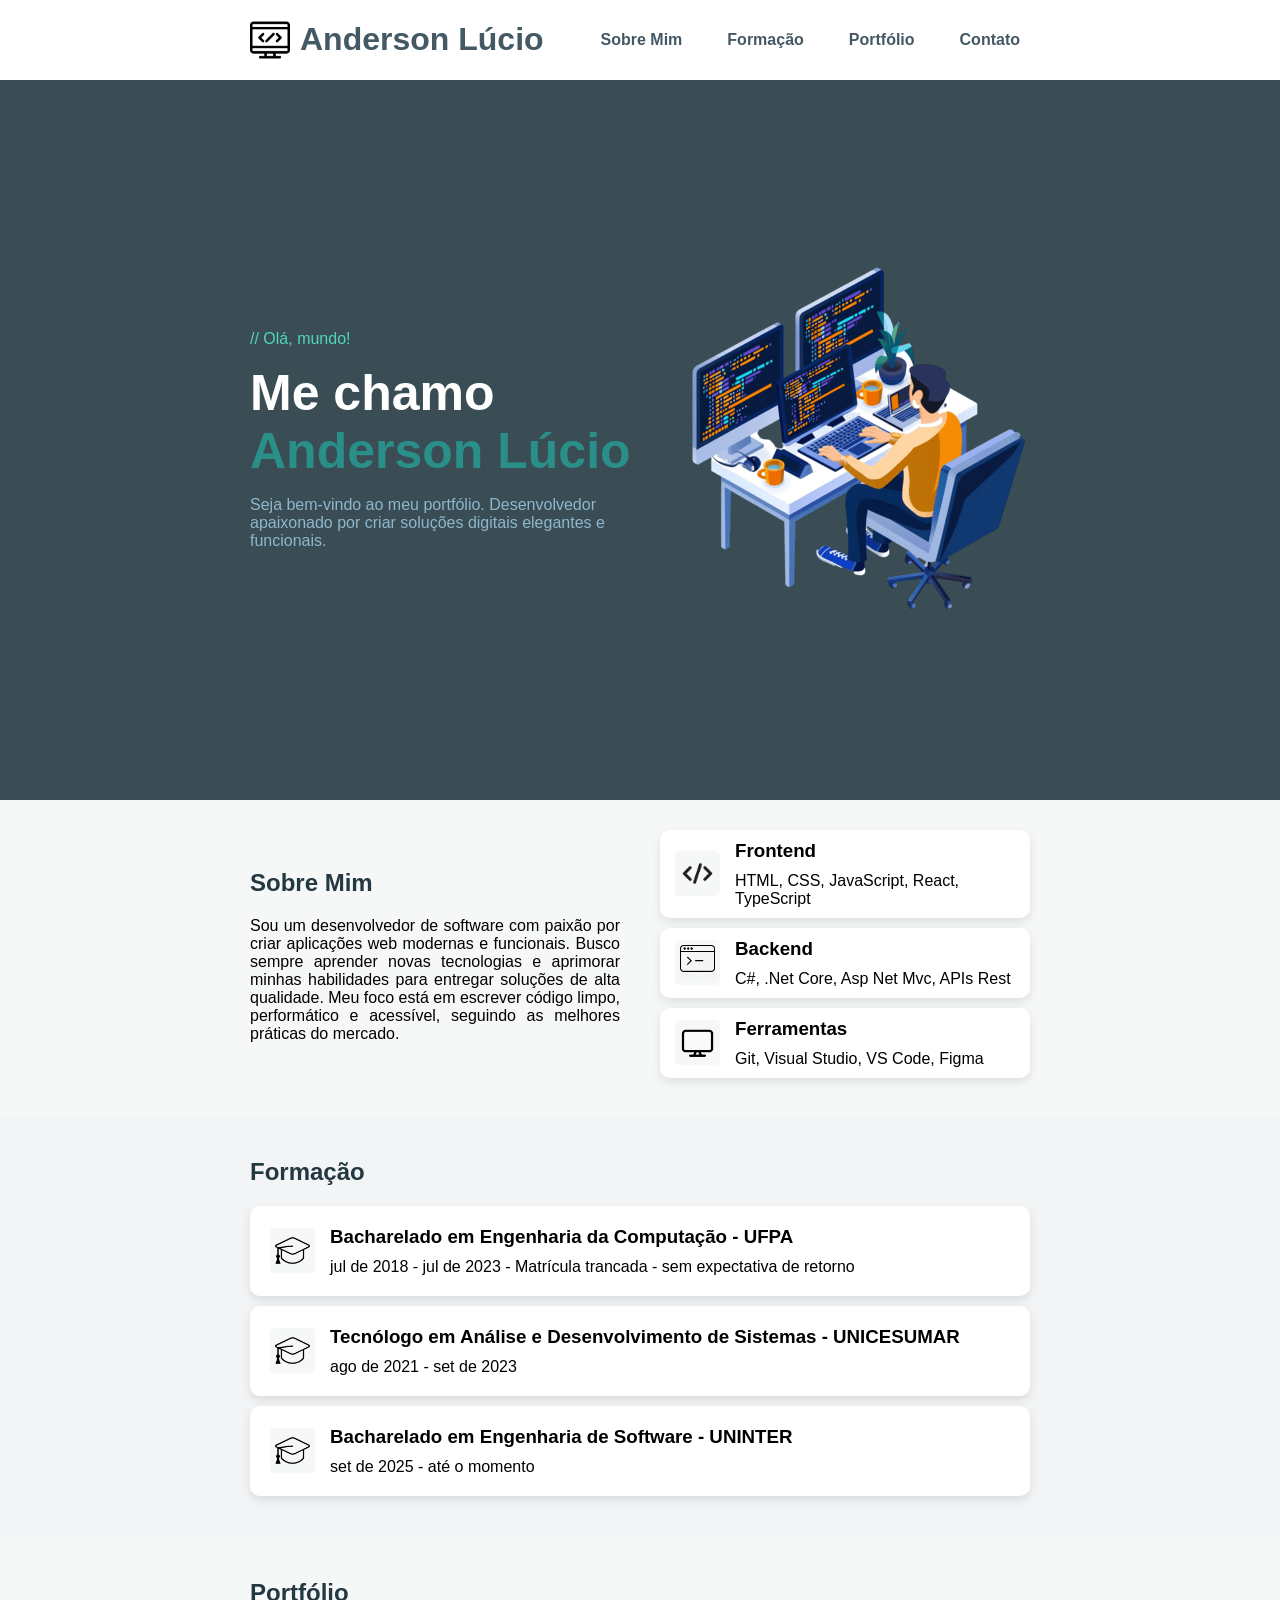
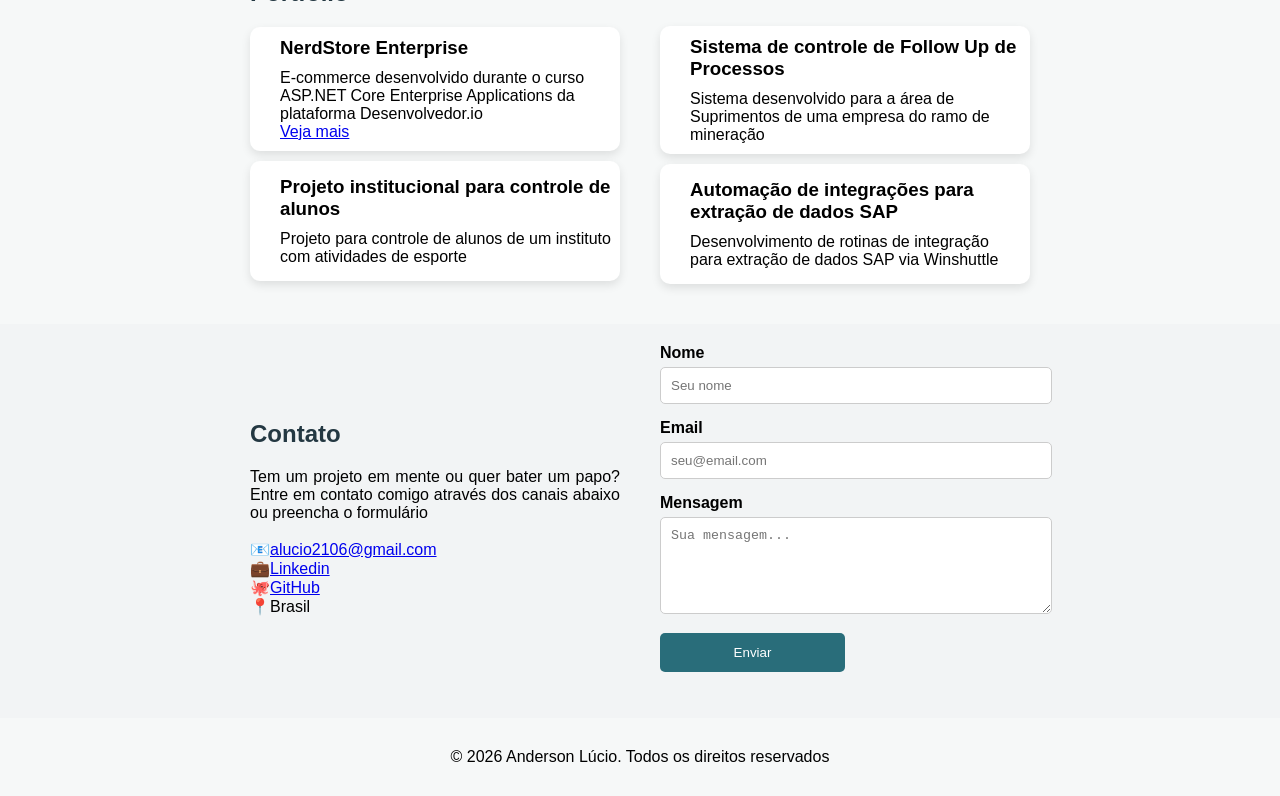
<file: index.html>
<!DOCTYPE html>
<html lang="pt-BR">
<head>
    <meta charset="UTF-8">
    <meta name="viewport" content="width=device-width, initial-scale=1.0">
    <link rel="stylesheet" href="style.css">
    <link rel="icon" type="image/png" href="images/favicon.png">
    <title>Anderson Lúcio - Portfólio</title>
</head>
<body>
    <header>
        <div class="logo">
            <img id="computer-icon" src="images/computer-icon.png" alt="ícone-computador">
            <h1>Anderson Lúcio</h1>
        </div>
        <nav>
            <ul>
                <li><a href="#sobre-mim" onclick="mostrarSecao('sobre-mim')">Sobre Mim</a></li>
                <li><a href="#formacao" onclick="mostrarSecao('formacao')">Formação</a></li>
                <li><a href="#portfolio" onclick="mostrarSecao('portfolio')">Portfólio</a></li>
                <li><a href="#contato" onclick="mostrarSecao('contato')">Contato</a></li>
            </ul>
        </nav>
    </header>

    <main>

        <section class="secao hero">
            <div class="hero-texto">
                <p class="hero-intro">// Olá, mundo!</p>
                <h2 class="hero-nome-intro">Me chamo</h2>
                <h2 class="hero-nome">Anderson Lúcio</h2>
                <p class="hero-descricao">Seja bem-vindo ao meu portfólio. Desenvolvedor apaixonado por criar soluções digitais elegantes e funcionais.</p>
            </div>

            <div class="hero-imagem">
                <img src="images/programacao-ilustracao.png" alt="ilustracao-programacao">
            </div>
        </section>

        <section id="sobre-mim" class="secao">
            <div class="sobre-texto">
                <h2 class="secao-titulo">Sobre Mim</h2>
                <p>
                Sou um desenvolvedor de software com paixão por criar aplicações web modernas e funcionais. Busco sempre aprender novas tecnologias e aprimorar minhas habilidades para entregar soluções de alta qualidade.
                Meu foco está em escrever código limpo, performático e acessível, seguindo as melhores práticas do mercado.
                </p>
            </div>

            <div class="sobre-cards">
                <div class="sobre-card">
                    <img src="images/code-icon.png" class="card-imagem">
                    <div class="card-conteudo">
                        <h3 class="card-titulo">Frontend</h3>
                        <p class="card-descricao">
                            HTML, CSS, JavaScript, React, TypeScript
                        </p>
                    </div>
                </div>

                <div class="sobre-card">
                    <img src="images/cmd-icon.png" class="card-imagem">
                    <div class="card-conteudo">
                        <h3 class="card-titulo">Backend</h3>
                        <p class="card-descricao">
                            C#, .Net Core, Asp Net Mvc, APIs Rest
                        </p>
                    </div>
                </div> 
                
                <div class="sobre-card">
                    <img src="images/computer-icon-2.png" class="card-imagem">
                    <div class="card-conteudo">
                        <h3 class="card-titulo">Ferramentas</h3>
                        <p class="card-descricao">
                            Git, Visual Studio, VS Code, Figma
                        </p>
                    </div>
                </div> 
            </div>
        </section>

        <section id="formacao" class="secao">
            <h2 class="secao-titulo">Formação</h2>

            <div class="formacao-cards">
                <div class="formacao-card">
                    <img src="images/graduacao-icon.png" class="card-imagem">
                    <div class="card-conteudo">
                        <h3 class="card-titulo">Bacharelado em Engenharia da Computação - UFPA</h3>
                        <p class="card-descricao">
                            jul de 2018 - jul de 2023 - Matrícula trancada - sem expectativa de retorno
                        </p>
                    </div>
                </div>
                <div class="formacao-card">
                    <img src="images/graduacao-icon.png" class="card-imagem">
                    <div class="card-conteudo">
                        <h3 class="card-titulo">Tecnólogo em Análise e Desenvolvimento de Sistemas - UNICESUMAR</h3>
                        <p class="card-descricao">
                            ago de 2021 - set de 2023
                        </p>
                    </div>
                </div>
                <div class="formacao-card">
                    <img src="images/graduacao-icon.png" class="card-imagem">
                    <div class="card-conteudo">
                        <h3 class="card-titulo">Bacharelado em Engenharia de Software - UNINTER</h3>
                        <p class="card-descricao">
                            set de 2025 - até o momento
                        </p>
                    </div>
                </div>
            </div>
        </section>

        <section id="portfolio" class="secao">
            <div class="portfolio-cards-esquerdo">
                <h2 class="secao-titulo">Portfólio</h2>
                 <div class="portfolio-card">
                    <div class="card-conteudo">
                        <h3 class="card-titulo">NerdStore Enterprise</h3>
                        <p class="card-descricao">
                            E-commerce desenvolvido durante o curso ASP.NET Core Enterprise Applications da plataforma Desenvolvedor.io<br/>
                            <a href="https://github.com/alucio06/NerdStoreEnterprise" target="_blank">Veja mais</a>
                        </p>
                    </div>
                </div>
                <div class="portfolio-card">
                    <div class="card-conteudo">
                        <h3 class="card-titulo">Projeto institucional para controle de alunos</h3>
                        <p class="card-descricao">
                            Projeto para controle de alunos de um instituto com atividades de esporte<br/>
                        </p>
                    </div>
                </div>
            </div>
            <div class="portfolio-cards-direito"> 
                <div class="portfolio-card">
                    <div class="card-conteudo">
                        <h3 class="card-titulo">Sistema de controle de Follow Up de Processos</h3>
                        <p class="card-descricao">
                            Sistema desenvolvido para a área de Suprimentos de uma empresa do ramo de mineração<br/>
                        </p>
                    </div>
                </div>
                <div class="portfolio-card">
                    <div class="card-conteudo">
                        <h3 class="card-titulo">Automação de integrações para extração de dados SAP</h3>
                        <p class="card-descricao">
                            Desenvolvimento de rotinas de integração para extração de dados SAP via Winshuttle<br/>
                        </p>
                    </div>
                </div>
            </div>
        </section>

        <section id="contato" class="secao">
            <div class="contatos">
                <h2 class="secao-titulo">Contato</h2>
                <p class="contato-descricao">Tem um projeto em mente ou quer bater um papo? Entre em contato comigo através dos canais abaixo ou preencha o formulário<br/><br/>
                    <span class="icone">📧</span><a href="mailto:alucio2106@gmail.com" target="_blank">alucio2106@gmail.com</a><br/>
                    <span class="icone">💼</span><a href="https://www.linkedin.com/in/anderson-lucioo" target="_blank">Linkedin</a><br/>
                    <span class="icone">🐙</span><a href="https://github.com/alucio06" target="_blank">GitHub</a><br/>
                    <span class="icone">📍</span>Brasil
                </p>
            </div>
            <div class="contato-formulario">
                <form id="form-contato" class="formulario">
                    <label for="nome">Nome</label>
                    <input type="text" id="nome" placeholder="Seu nome">

                    <label for="email">Email</label>
                    <input type="email" id="email" placeholder="seu@email.com">

                    <label for="mensagem">Mensagem</label>
                    <textarea id="mensagem" rows="5" placeholder="Sua mensagem..."></textarea>

                    <button type="submit">Enviar</button>

                    <p id="retorno-mensagem"></p>
                </form>
            </div>
        </section>

        <section id="rodape" class="secao">
            © 2026 Anderson Lúcio. Todos os direitos reservados
        </section>
    </main>

    <script src="script.js"></script>
</body>
</html>
</file>
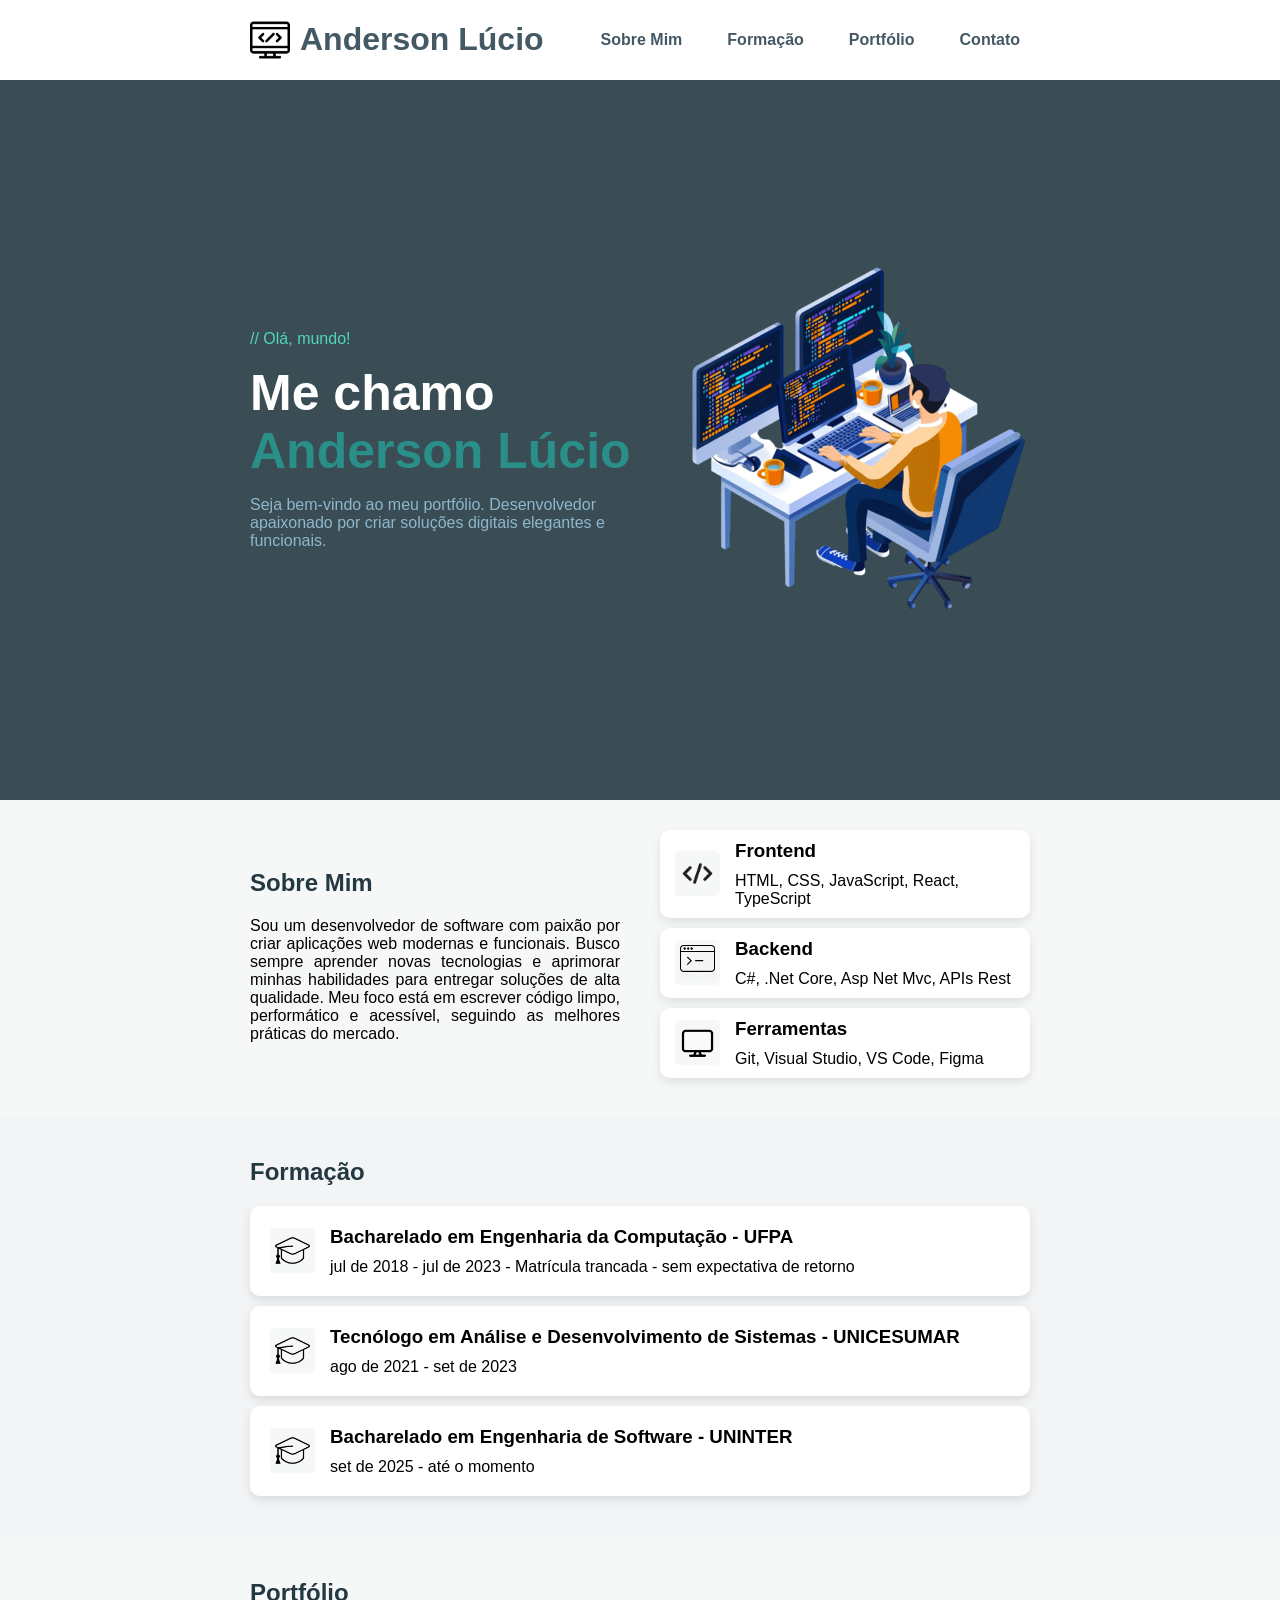
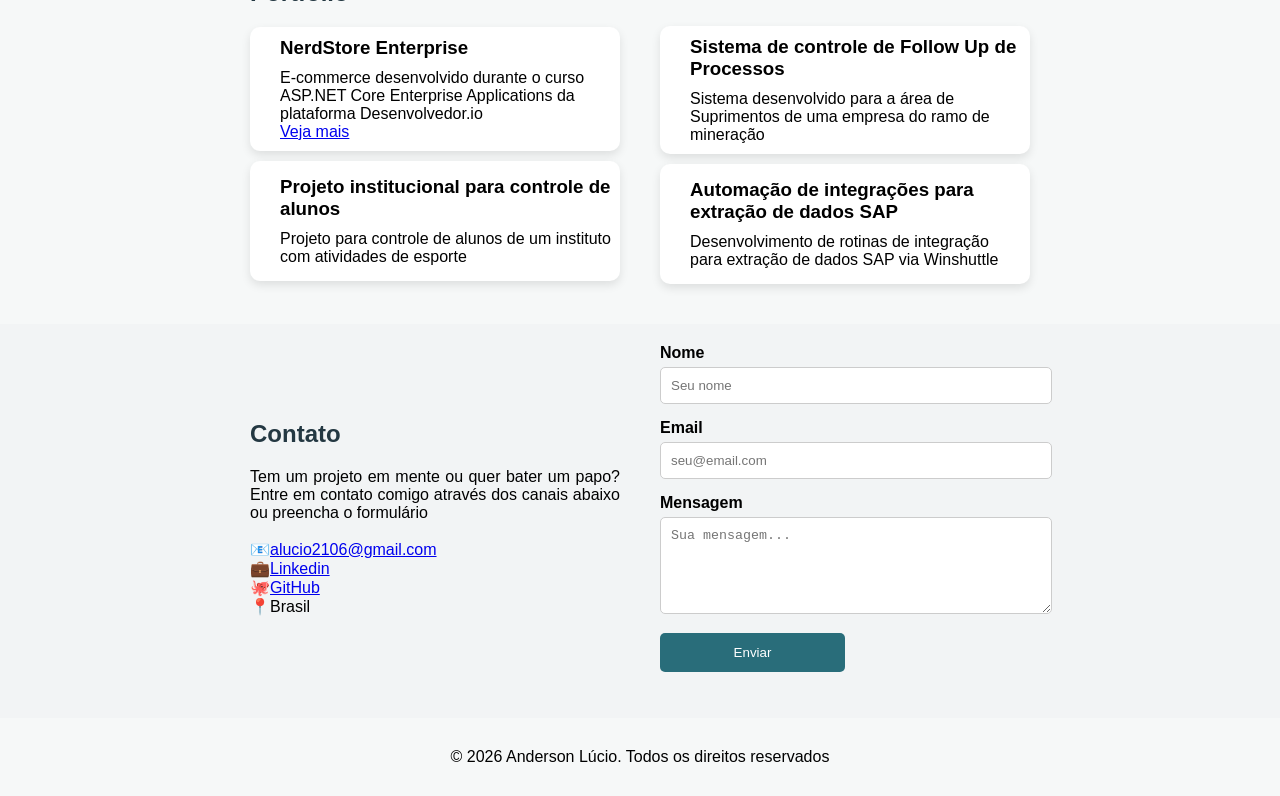
<file: Portfolio/index.html>
<!DOCTYPE html>
<html lang="pt-BR">
<head>
    <meta charset="UTF-8">
    <meta name="viewport" content="width=device-width, initial-scale=1.0">
    <link rel="stylesheet" href="style.css">
    <link rel="icon" type="image/png" href="../Portfolio/images/favicon.png">
    <title>Anderson Lúcio - Portfólio</title>
</head>
<body>
    <header>
        <div class="logo">
            <img id="computer-icon" src="../Portfolio/images/computer-icon.png" alt="ícone-computador">
            <h1>Anderson Lúcio</h1>
        </div>
        <nav>
            <ul>
                <li><a href="#sobre-mim" onclick="mostrarSecao('sobre-mim')">Sobre Mim</a></li>
                <li><a href="#formacao" onclick="mostrarSecao('formacao')">Formação</a></li>
                <li><a href="#portfolio" onclick="mostrarSecao('portfolio')">Portfólio</a></li>
                <li><a href="#contato" onclick="mostrarSecao('contato')">Contato</a></li>
            </ul>
        </nav>
    </header>

    <main>

        <section class="secao hero">
            <div class="hero-texto">
                <p class="hero-intro">// Olá, mundo!</p>
                <h2 class="hero-nome-intro">Me chamo</h2>
                <h2 class="hero-nome">Anderson Lúcio</h2>
                <p class="hero-descricao">Seja bem-vindo ao meu portfólio. Desenvolvedor apaixonado por criar soluções digitais elegantes e funcionais.</p>
            </div>

            <div class="hero-imagem">
                <img src="../Portfolio/images/programacao-ilustracao.png" alt="ilustracao-programacao">
            </div>
        </section>

        <section id="sobre-mim" class="secao">
            <div class="sobre-texto">
                <h2 class="secao-titulo">Sobre Mim</h2>
                <p>
                Sou um desenvolvedor de software com paixão por criar aplicações web modernas e funcionais. Busco sempre aprender novas tecnologias e aprimorar minhas habilidades para entregar soluções de alta qualidade.
                Meu foco está em escrever código limpo, performático e acessível, seguindo as melhores práticas do mercado.
                </p>
            </div>

            <div class="sobre-cards">
                <div class="sobre-card">
                    <img src="../Portfolio/images/code-icon.png" class="card-imagem">
                    <div class="card-conteudo">
                        <h3 class="card-titulo">Frontend</h3>
                        <p class="card-descricao">
                            HTML, CSS, JavaScript, React, TypeScript
                        </p>
                    </div>
                </div>

                <div class="sobre-card">
                    <img src="../Portfolio/images/cmd-icon.png" class="card-imagem">
                    <div class="card-conteudo">
                        <h3 class="card-titulo">Backend</h3>
                        <p class="card-descricao">
                            C#, .Net Core, Asp Net Mvc, APIs Rest
                        </p>
                    </div>
                </div> 
                
                <div class="sobre-card">
                    <img src="../Portfolio/images/computer-icon-2.png" class="card-imagem">
                    <div class="card-conteudo">
                        <h3 class="card-titulo">Ferramentas</h3>
                        <p class="card-descricao">
                            Git, Visual Studio, VS Code, Figma
                        </p>
                    </div>
                </div> 
            </div>
        </section>

        <section id="formacao" class="secao">
            <h2 class="secao-titulo">Formação</h2>

            <div class="formacao-cards">
                <div class="formacao-card">
                    <img src="../Portfolio/images/graduacao-icon.png" class="card-imagem">
                    <div class="card-conteudo">
                        <h3 class="card-titulo">Bacharelado em Engenharia da Computação - UFPA</h3>
                        <p class="card-descricao">
                            jul de 2018 - jul de 2023 - Matrícula trancada - sem expectativa de retorno
                        </p>
                    </div>
                </div>
                <div class="formacao-card">
                    <img src="../Portfolio/images/graduacao-icon.png" class="card-imagem">
                    <div class="card-conteudo">
                        <h3 class="card-titulo">Tecnólogo em Análise e Desenvolvimento de Sistemas - UNICESUMAR</h3>
                        <p class="card-descricao">
                            ago de 2021 - set de 2023
                        </p>
                    </div>
                </div>
                <div class="formacao-card">
                    <img src="../Portfolio/images/graduacao-icon.png" class="card-imagem">
                    <div class="card-conteudo">
                        <h3 class="card-titulo">Bacharelado em Engenharia de Software - UNINTER</h3>
                        <p class="card-descricao">
                            set de 2025 - até o momento
                        </p>
                    </div>
                </div>
            </div>
        </section>

        <section id="portfolio" class="secao">
            <div class="portfolio-cards-esquerdo">
                <h2 class="secao-titulo">Portfólio</h2>
                 <div class="portfolio-card">
                    <div class="card-conteudo">
                        <h3 class="card-titulo">NerdStore Enterprise</h3>
                        <p class="card-descricao">
                            E-commerce desenvolvido durante o curso ASP.NET Core Enterprise Applications da plataforma Desenvolvedor.io<br/>
                            <a href="https://github.com/alucio06/NerdStoreEnterprise" target="_blank">Veja mais</a>
                        </p>
                    </div>
                </div>
                <div class="portfolio-card">
                    <div class="card-conteudo">
                        <h3 class="card-titulo">Projeto institucional para controle de alunos</h3>
                        <p class="card-descricao">
                            Projeto para controle de alunos de um instituto com atividades de esporte<br/>
                        </p>
                    </div>
                </div>
            </div>
            <div class="portfolio-cards-direito"> 
                <div class="portfolio-card">
                    <div class="card-conteudo">
                        <h3 class="card-titulo">Sistema de controle de Follow Up de Processos</h3>
                        <p class="card-descricao">
                            Sistema desenvolvido para a área de Suprimentos de uma empresa do ramo de mineração<br/>
                        </p>
                    </div>
                </div>
                <div class="portfolio-card">
                    <div class="card-conteudo">
                        <h3 class="card-titulo">Automação de integrações para extração de dados SAP</h3>
                        <p class="card-descricao">
                            Desenvolvimento de rotinas de integração para extração de dados SAP via Winshuttle<br/>
                        </p>
                    </div>
                </div>
            </div>
        </section>

        <section id="contato" class="secao">
            <div class="contatos">
                <h2 class="secao-titulo">Contato</h2>
                <p class="contato-descricao">Tem um projeto em mente ou quer bater um papo? Entre em contato comigo através dos canais abaixo ou preencha o formulário<br/><br/>
                    <span class="icone">📧</span><a href="mailto:alucio2106@gmail.com" target="_blank">alucio2106@gmail.com</a><br/>
                    <span class="icone">💼</span><a href="https://www.linkedin.com/in/anderson-lucioo" target="_blank">Linkedin</a><br/>
                    <span class="icone">🐙</span><a href="https://github.com/alucio06" target="_blank">GitHub</a><br/>
                    <span class="icone">📍</span>Brasil
                </p>
            </div>
            <div class="contato-formulario">
                <form id="form-contato" class="formulario">
                    <label for="nome">Nome</label>
                    <input type="text" id="nome" placeholder="Seu nome">

                    <label for="email">Email</label>
                    <input type="email" id="email" placeholder="seu@email.com">

                    <label for="mensagem">Mensagem</label>
                    <textarea id="mensagem" rows="5" placeholder="Sua mensagem..."></textarea>

                    <button type="submit">Enviar</button>

                    <p id="retorno-mensagem"></p>
                </form>
            </div>
        </section>

        <section id="rodape" class="secao">
            © 2026 Anderson Lúcio. Todos os direitos reservados
        </section>
    </main>

    <script src="script.js"></script>
</body>
</html>
</file>
<file: style.css>
body {
    font-family:'Gill Sans', 'Gill Sans MT', Calibri, 'Trebuchet MS', sans-serif;
    margin: 0;
    background-color:white;
}

header {
    display: flex;
    justify-content: space-between;
    align-items: center;
    padding: 0px 250px;
    color: #445964;
}

.logo {
    display: flex;
    align-items: center;
    gap: 10px;
}

.logo img {
    width: 40px;
    height: 40px;
    border-radius: 10%;
    object-fit: cover;
}

nav ul {
    list-style: none;
    display: flex;
    gap: 25px;
    margin: 0px;
    padding: 0px;
}

nav li {
    display: inline;
    margin: 10px
}

nav a {
    color: #445964;
    text-decoration: none;
    font-weight: bold;
}

main {
    padding: 0px;
}

.secao {
    padding: 0px 250px;
}

.hero {
    display: flex;
    align-items: center;
    justify-content: space-between;
    min-height: 80vh;
    background-color: #3A4D54;
}

.hero-texto {
    max-width: 500px;
}

.hero-imagem {
    width: 450px;
    height: auto;
    border-radius: 20%;
}

.hero-intro {
    color: #50D6BB;
}

.hero-nome-intro {
    color: white;
    font-size: 50px;
    margin: 0px 0px 0px 0px;
}

.hero-nome {
    color:#298F88;
    font-size: 50px;
    margin: 0px 0px 0px 0px;
}

.hero-descricao {
    color: #8EB6CC;
}

.secao-titulo {
    color: #243842;
}

#sobre-mim {
    display: flex;
    align-items: center;
    justify-content: center;
    margin: 0px;
    background-color: #F6F8F8;
    padding-top: 20px;
    padding-bottom: 30px;
    gap: 40px;
}

.sobre-texto {
    flex: 1;
    text-align: justify;
}

.sobre-cards {
    flex: 1;
}

.sobre-card {
    display: flex;
    align-items: center;
    gap: 15px;
    background-color: white;
    padding: 0px 5px;
    border-radius: 10px;
    box-shadow: 0 4px 10px rgba(0,0,0,0.1);
    margin: 10px 0px 10px 0px;
}

.card-titulo {
    margin: 10px 0px;
}

.card-descricao {
    margin: 0px 0px 10px 0px;
}

.card-imagem {
    margin-left: 10px;
    width: 35px;
    height: 35px;
    border-radius: 10%;
    object-fit: cover;
    background-color: #F6F8F8;
    padding: 5px;
}

#formacao {
    align-items: center;
    justify-content: center;
    margin: 0px;
    background-color: #F2F4F5;
    gap: 40px;
    padding-top: 20px;
    padding-bottom: 30px;
}

.formacao-card {
    display: flex;
    align-items: center;
    gap: 15px;
    background-color: white;
    padding: 10px 10px;
    border-radius: 10px;
    box-shadow: 0 4px 10px rgba(0,0,0,0.1);
    margin: 10px 0px 10px 0px;
}

#portfolio {
    display: flex;
    align-items: center;
    justify-content: center;
    margin: 0px;
    background-color: #F6F8F8;
    padding-top: 20px;
    padding-bottom: 30px;
    gap: 40px;
}

.portfolio-card {
    display: flex;
    align-items: center;
    gap: 15px;
    background-color: white;
    padding: 0px 5px 0px 30px;
    border-radius: 10px;
    box-shadow: 0 4px 10px rgba(0,0,0,0.1);
    margin: 10px 0px 10px 0px;
    min-height: 120px;
}

.portfolio-cards-direito {
    flex: 1;
    padding-top: 60px;
}

.portfolio-cards-esquerdo {
    flex: 1;
}

#contato {
    display: flex;
    align-items: center;
    justify-content: center;
    margin: 0px;
    background-color: #F2F4F5;
    padding-top: 20px;
    padding-bottom: 30px;
    gap: 40px;
}

.contatos {
    flex: 1;
}

.contato-descricao {
    text-align: justify;
}

.contato-formulario {
    flex: 1;
}

.formulario label {
    display: block;
    margin-bottom: 5px;
    font-weight: bold;
}

.formulario input,
.formulario textarea {
    width: 100%;
    padding: 10px;
    margin-bottom: 15px;
    border: 1px solid #ccc;
    border-radius: 5px;
}

.formulario button {
    width: 50%;
    padding: 12px;

    background-color: #296D7A;
    color: white;

    border: none;
    border-radius: 5px;
    cursor: pointer;
}

.formulario button:hover {
    background-color: #555;
}

#rodape {
    padding: 30px;
    background-color: #F6F8F8;
    text-align: center;
}

html {
    scroll-behavior: smooth;
}

#retorno-mensagem {
    margin-top: 10px;
    font-weight: bold;
}
</file>
<file: Portfolio/style.css>
body {
    font-family:'Gill Sans', 'Gill Sans MT', Calibri, 'Trebuchet MS', sans-serif;
    margin: 0;
    background-color:white;
}

header {
    display: flex;
    justify-content: space-between;
    align-items: center;
    padding: 0px 250px;
    color: #445964;
}

.logo {
    display: flex;
    align-items: center;
    gap: 10px;
}

.logo img {
    width: 40px;
    height: 40px;
    border-radius: 10%;
    object-fit: cover;
}

nav ul {
    list-style: none;
    display: flex;
    gap: 25px;
    margin: 0px;
    padding: 0px;
}

nav li {
    display: inline;
    margin: 10px
}

nav a {
    color: #445964;
    text-decoration: none;
    font-weight: bold;
}

main {
    padding: 0px;
}

.secao {
    padding: 0px 250px;
}

.hero {
    display: flex;
    align-items: center;
    justify-content: space-between;
    min-height: 80vh;
    background-color: #3A4D54;
}

.hero-texto {
    max-width: 500px;
}

.hero-imagem {
    width: 450px;
    height: auto;
    border-radius: 20%;
}

.hero-intro {
    color: #50D6BB;
}

.hero-nome-intro {
    color: white;
    font-size: 50px;
    margin: 0px 0px 0px 0px;
}

.hero-nome {
    color:#298F88;
    font-size: 50px;
    margin: 0px 0px 0px 0px;
}

.hero-descricao {
    color: #8EB6CC;
}

.secao-titulo {
    color: #243842;
}

#sobre-mim {
    display: flex;
    align-items: center;
    justify-content: center;
    margin: 0px;
    background-color: #F6F8F8;
    padding-top: 20px;
    padding-bottom: 30px;
    gap: 40px;
}

.sobre-texto {
    flex: 1;
    text-align: justify;
}

.sobre-cards {
    flex: 1;
}

.sobre-card {
    display: flex;
    align-items: center;
    gap: 15px;
    background-color: white;
    padding: 0px 5px;
    border-radius: 10px;
    box-shadow: 0 4px 10px rgba(0,0,0,0.1);
    margin: 10px 0px 10px 0px;
}

.card-titulo {
    margin: 10px 0px;
}

.card-descricao {
    margin: 0px 0px 10px 0px;
}

.card-imagem {
    margin-left: 10px;
    width: 35px;
    height: 35px;
    border-radius: 10%;
    object-fit: cover;
    background-color: #F6F8F8;
    padding: 5px;
}

#formacao {
    align-items: center;
    justify-content: center;
    margin: 0px;
    background-color: #F2F4F5;
    gap: 40px;
    padding-top: 20px;
    padding-bottom: 30px;
}

.formacao-card {
    display: flex;
    align-items: center;
    gap: 15px;
    background-color: white;
    padding: 10px 10px;
    border-radius: 10px;
    box-shadow: 0 4px 10px rgba(0,0,0,0.1);
    margin: 10px 0px 10px 0px;
}

#portfolio {
    display: flex;
    align-items: center;
    justify-content: center;
    margin: 0px;
    background-color: #F6F8F8;
    padding-top: 20px;
    padding-bottom: 30px;
    gap: 40px;
}

.portfolio-card {
    display: flex;
    align-items: center;
    gap: 15px;
    background-color: white;
    padding: 0px 5px 0px 30px;
    border-radius: 10px;
    box-shadow: 0 4px 10px rgba(0,0,0,0.1);
    margin: 10px 0px 10px 0px;
    min-height: 120px;
}

.portfolio-cards-direito {
    flex: 1;
    padding-top: 60px;
}

.portfolio-cards-esquerdo {
    flex: 1;
}

#contato {
    display: flex;
    align-items: center;
    justify-content: center;
    margin: 0px;
    background-color: #F2F4F5;
    padding-top: 20px;
    padding-bottom: 30px;
    gap: 40px;
}

.contatos {
    flex: 1;
}

.contato-descricao {
    text-align: justify;
}

.contato-formulario {
    flex: 1;
}

.formulario label {
    display: block;
    margin-bottom: 5px;
    font-weight: bold;
}

.formulario input,
.formulario textarea {
    width: 100%;
    padding: 10px;
    margin-bottom: 15px;
    border: 1px solid #ccc;
    border-radius: 5px;
}

.formulario button {
    width: 50%;
    padding: 12px;

    background-color: #296D7A;
    color: white;

    border: none;
    border-radius: 5px;
    cursor: pointer;
}

.formulario button:hover {
    background-color: #555;
}

#rodape {
    padding: 30px;
    background-color: #F6F8F8;
    text-align: center;
}

html {
    scroll-behavior: smooth;
}

#retorno-mensagem {
    margin-top: 10px;
    font-weight: bold;
}
</file>
